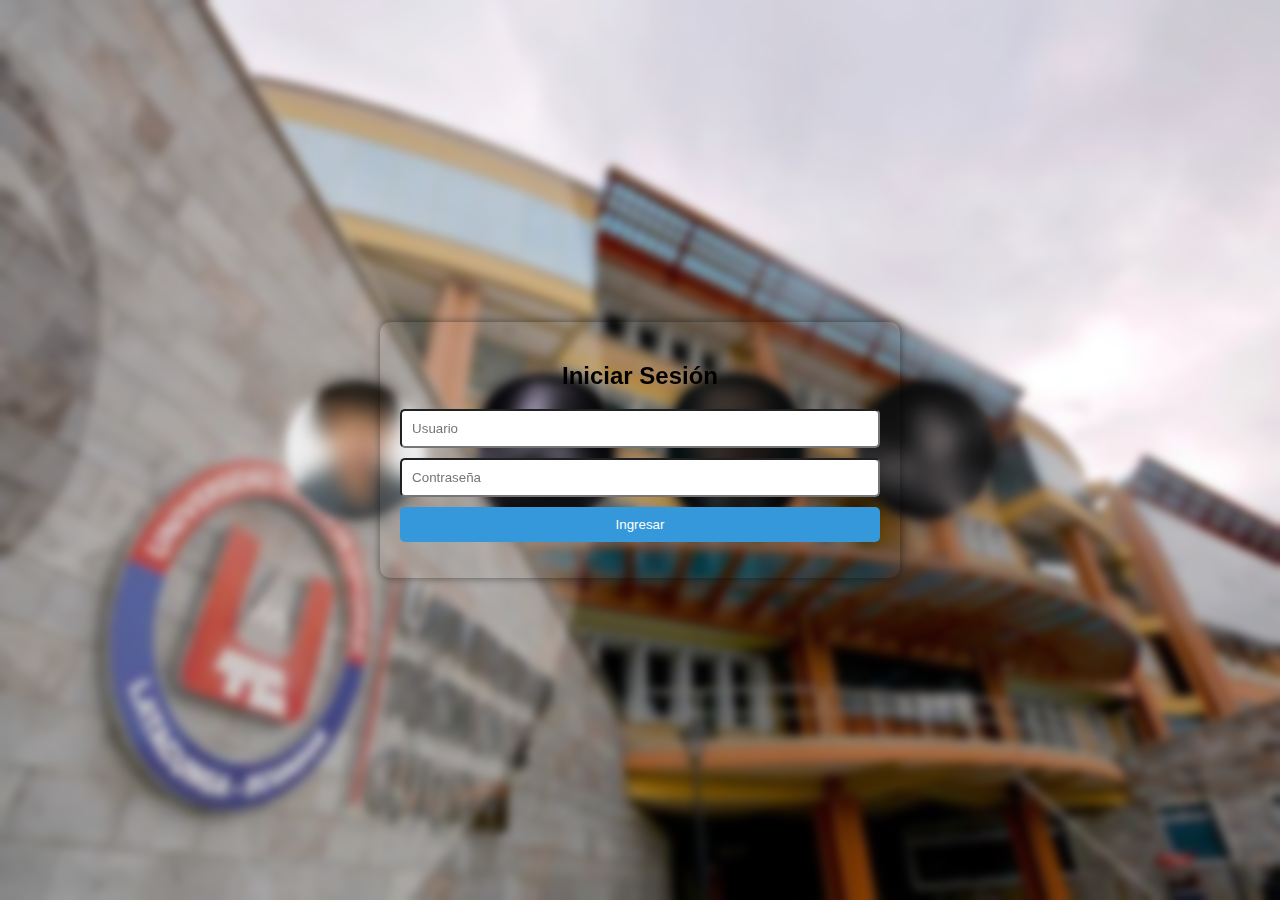
<file: index.html>
<!DOCTYPE html>
<html lang="es">
<head>
  <meta charset="UTF-8">
  <meta name="viewport" content="width=device-width, initial-scale=1.0">
  <title>Mi Menú</title>
  <style>
    body {
      margin: 0;
      font-family: Arial, sans-serif;
      background: url('logo.jpg') center/cover fixed;
      backdrop-filter: blur(5px);
      animation: changeBackground 15s linear infinite;
    }

    @keyframes changeBackground {
      0% {
        background-image: url('logo.jpg');
      }
      25% {
        background-image: url('10.jpg');
      }
      50% {
        background-image: url('11.jpg');
      }
      75% {
        background-image: url('12.jpg');
      }
      100% {
        background-image: url('13.jpg');
      }
    }

    .menu {
      display: flex;
      justify-content: center;
      align-items: center;
      height: 100vh;
    }

    .menu-button {
      display: inline-flex;
      align-items: center;
      justify-content: center;
      width: 150px;
      height: 150px;
      border-radius: 50%;
      margin: 0 20px;
      overflow: hidden;
      position: relative;
      cursor: pointer;
      filter: blur(5px);
      pointer-events: none; 
    }

    .menu-button img {
      width: 90%;
      height: auto;
      border-radius: 50%;
    }

    .menu-button::before {
      content: "";
      position: absolute;
      top: -5%;
      left: -5%;
      width: 110%;
      height: 110%;
      border: 5px solid transparent;
      border-radius: 50%;
      background: linear-gradient(45deg, blue, yellow, red, blue, yellow, red);
      animation: rotateColors 3s linear infinite;
      z-index: -1;
      opacity: 0;
      transition: opacity 0.3s;
    }

    .menu-button:hover::before {
      opacity: 1;
    }

    @keyframes rotateColors {
      0% {
        transform: rotate(0deg);
      }
      100% {
        transform: rotate(360deg);
      }
    }

    .menu-button:hover {
      background-color: transparent;
    }

    .login-container {
      position: fixed;
      top: 0;
      left: 0;
      width: 100%;
      height: 100%;
      display: flex;
      justify-content: center;
      align-items: center;
      backdrop-filter: blur(10px);
    }

    .login-box {
      text-align: center;
      padding: 20px;
      border-radius: 10px;
      box-shadow: 0 0 10px rgba(0, 0, 0, 0.5);
      animation: slideIn 0.5s ease-out;
    }

    @keyframes slideIn {
      0% {
        transform: translate(0%, 50%);
        opacity: 0;
      }
      100% {
        transform: translate(0%, 0%);
        opacity: 1;
      }
    }

    .login-box input {
      width: 100%;
      padding: 10px;
      margin-bottom: 10px;
      box-sizing: border-box;
      border-radius: 5px;
    }

    .login-box button {
      width: 100%;
      padding: 10px;
      background-color: #3498db;
      color: #fff;
      border: none;
      border-radius: 5px;
      cursor: pointer;
    }

    .error-message {
      color: red;
      margin-top: 10px;
    }
  </style>
</head>
<body>

<div class="menu">
  <a href="presentacion.html" class="menu-button"><img src="imagen1.png" alt="Imagen 1"></a>
  <a href="2.html" class="menu-button"><img src="2.jpg" alt="Imagen 2"></a>
  <a href="3.html" class="menu-button"><img src="3.jpg" alt="Imagen 3"></a>
  <a href="4.html" class="menu-button"><img src="4.jpg" alt="Imagen 4"></a>
</div>

<div class="login-container">
  <div class="login-box">
    <h2>Iniciar Sesión</h2>
    <input type="text" id="username" placeholder="Usuario">
    <input type="password" id="password" placeholder="Contraseña">
    <button onclick="login()">Ingresar</button>
    <p id="error-message" class="error-message"></p>
  </div>
</div>
<script>
  function login() {
    var username = document.getElementById('username').value;
    var password = document.getElementById('password').value;
    var errorMessage = document.getElementById('error-message');

    if (username === 'grupo' && password === '123456') {
      alert('Inicio de sesión exitoso');
      document.querySelector('.login-container').style.display = 'none';
      var buttons = document.querySelectorAll('.menu-button');
      buttons.forEach(function(button) {
        button.style.pointerEvents = 'auto';
        button.style.filter = 'none'; 
      });
    } else {
      errorMessage.textContent = 'Usuario o contraseña incorrectos';
      document.getElementById('username').value = '';
      document.getElementById('password').value = '';
    }
  }
</script>
</body>
</html>
</file>
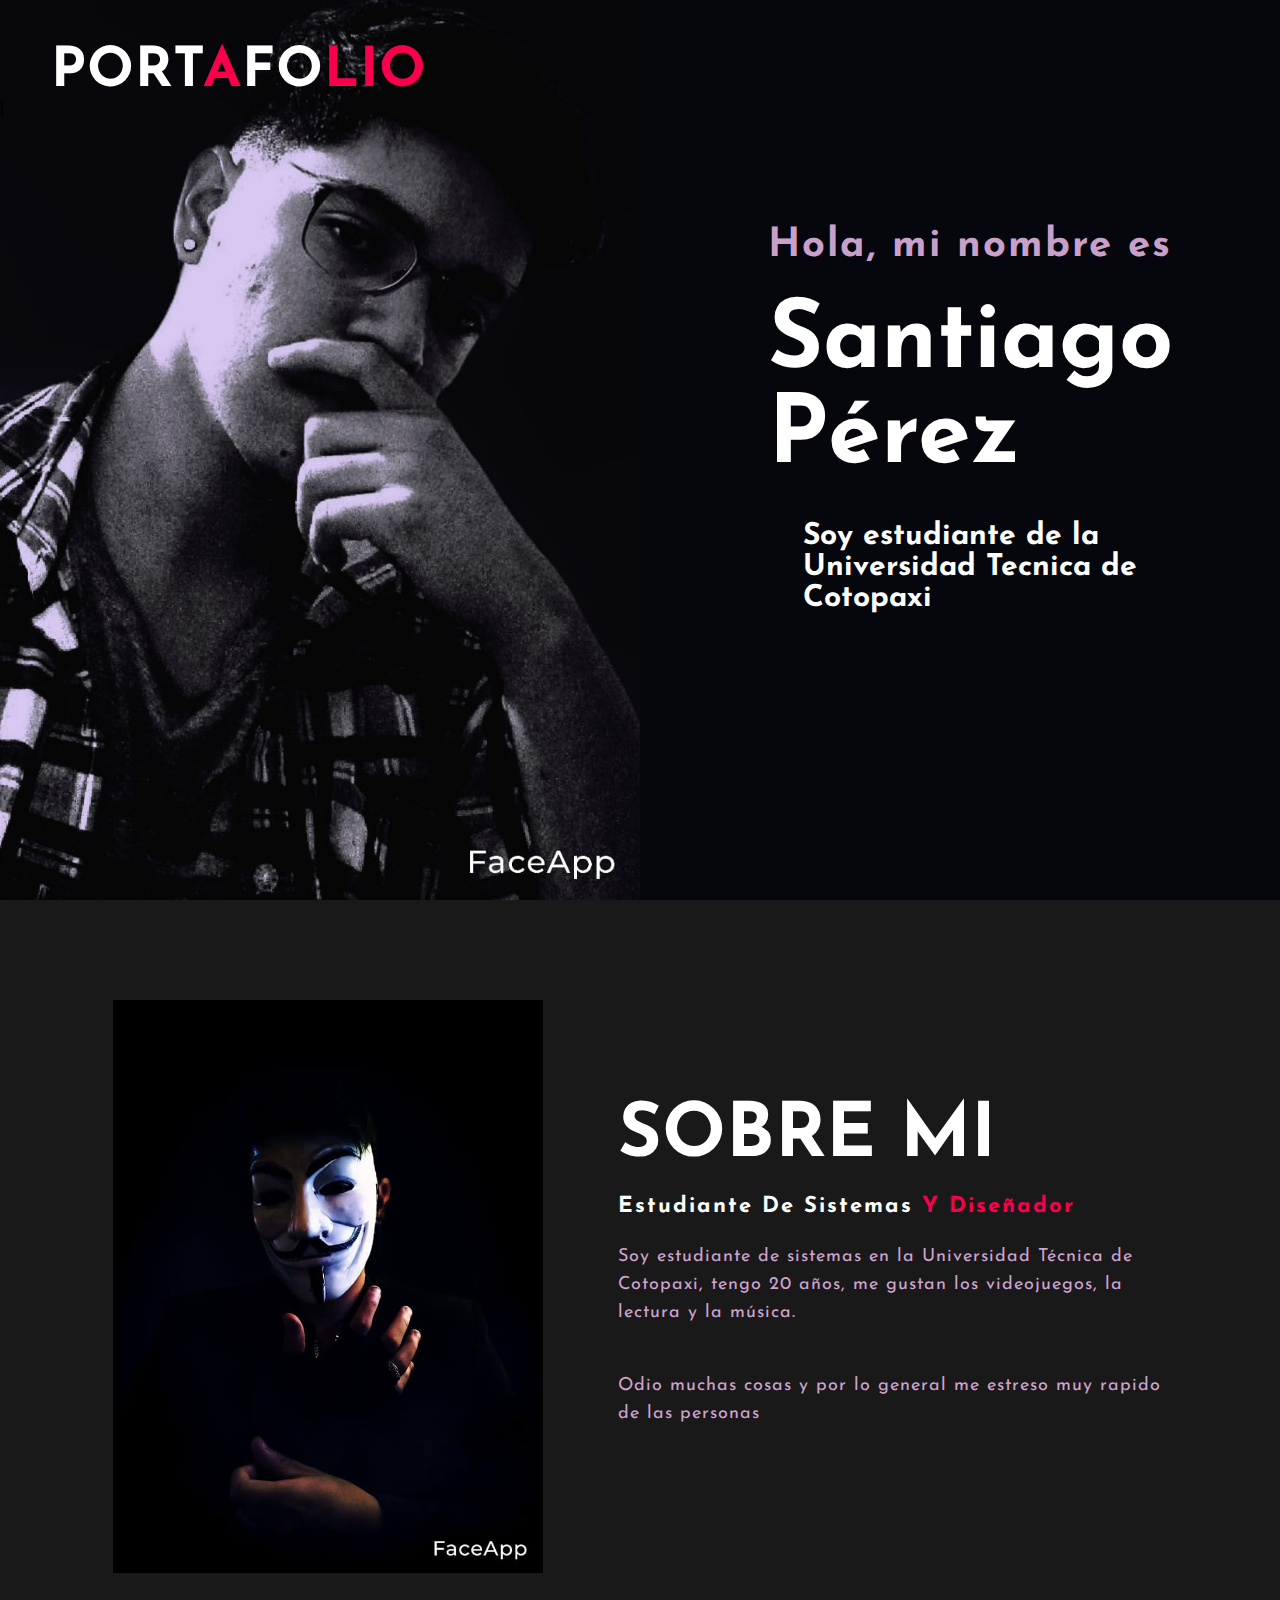
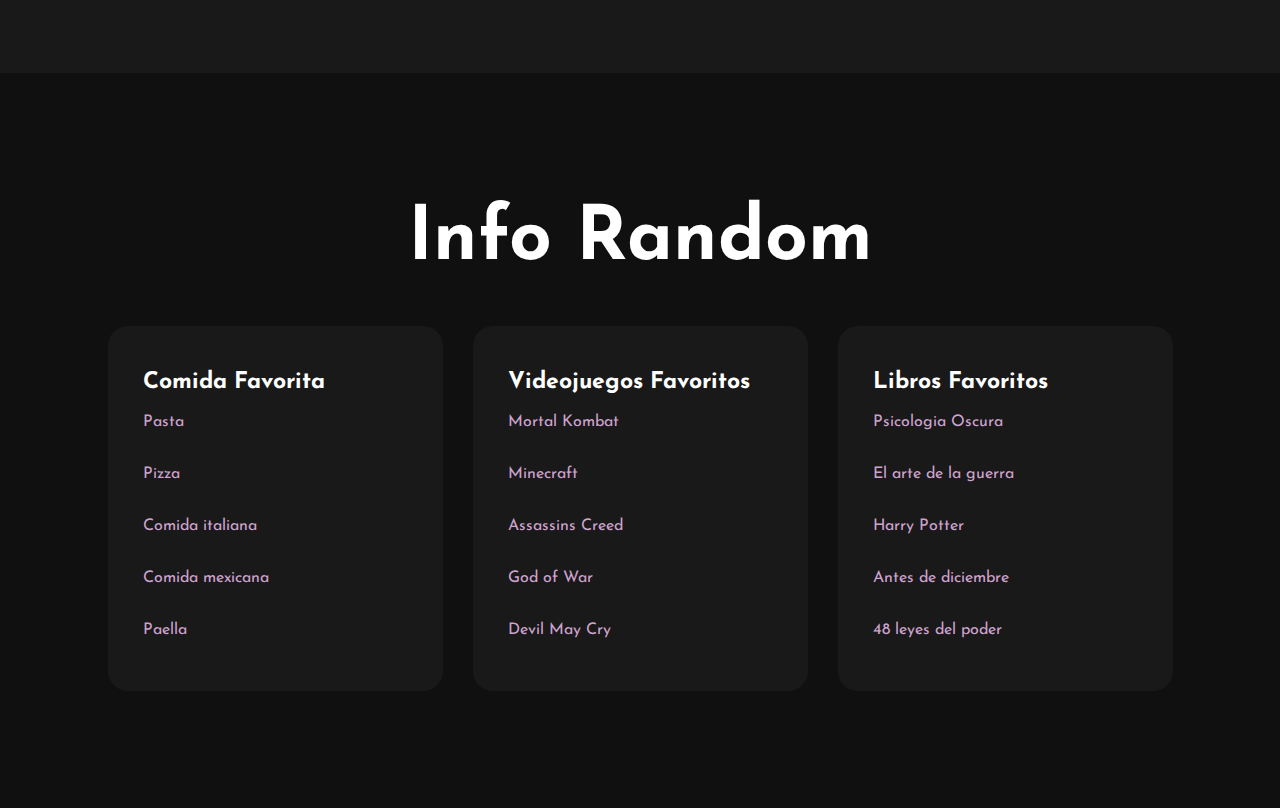
<file: 2.html>
<!DOCTYPE html>
<html lang="en">
<head>
    <meta charset="UTF-8">
    <meta name="viewport" content="width=device-width, initial-scale=1.0">
    <title>BLOG SANTIAGO PEREZ</title>
    <link rel="stylesheet" type="text/css" href="style.css">
    <link rel="preconnect" href="https://fonts.gstatic.com">
    <link href="https://fonts.googleapis.com/css2?family=Josefin+Sans:ital,wght@0,100;0,200;0,300;0,400;0,500;0,600;0,700;1,100;1,200;1,300;1,400;1,500;1,600;1,700&display=swap" rel="stylesheet">
</head>
<body>
    <div class="hero">
        <nav>
            <h2 class="logo">PORT<span>A</span>FO<span>LIO</span></h2>
        </nav>
    
        <div class="content">
            <h4>Hola, mi nombre es</h4>
            <h1>Santiago Pérez</h1>
            <h3>Soy estudiante de la Universidad Tecnica de Cotopaxi</h3>
        </div>
|   </div>
    
    <section class="about">
        <div class="main">
            <img src="7.jpg">
            <div class="about-text">
                <h2>SOBRE MI</h2>
                <h5>Estudiante de sistemas <span>y Diseñador</span></h5>
                <p>Soy estudiante de sistemas en la Universidad Técnica de Cotopaxi, tengo 20 años, me gustan los videojuegos, la lectura y la música.</p>
                <p>Odio muchas cosas y por lo general me estreso muy rapido de las personas</p>
            </div>
        </div>
    </section>

    <div class="service">
        <div class="title">
            <h2>Info Random</h2>
        </div>

        <div class="box">
            <div class="card">
                <i class="fa-solid fa-bowl-food"></i>
                <h5>Comida Favorita</h5>
                <div class="pra">
                    <p>Pasta</p>
                    <p>Pizza</p>
                    <p>Comida italiana</p>
                    <p>Comida mexicana</p>
                    <p>Paella</p>
                    <p style="text-align: center;"></p>
                </div>
            </div>

            <div class="card">
                <i class="far fa-user"></i>
                <h5>Videojuegos Favoritos</h5>
                <div class="pra">
                    <p>Mortal Kombat</p>
                    <p>Minecraft</p>
                    <p>Assassins Creed</p>
                    <p>God of War</p>
                    <p>Devil May Cry</p>
                    <p style="text-align: center;"></p>
                </div>
            </div>
            
            <div class="card">
                <i class="far fa-bell"></i>
                <h5>Libros Favoritos</h5>
                <div class="pra">
                    <p>Psicologia Oscura</p>
                    <p>El arte de la guerra</p>
                    <p>Harry Potter</p>
                    <p>Antes de diciembre</p>
                    <p>48 leyes del poder</p>
                    <p style="text-align: center;"></p>
                </div>
            </div>
        </div>
    </div>

    <div class="contact-me">

    </div>
</body>
</html>
</file>
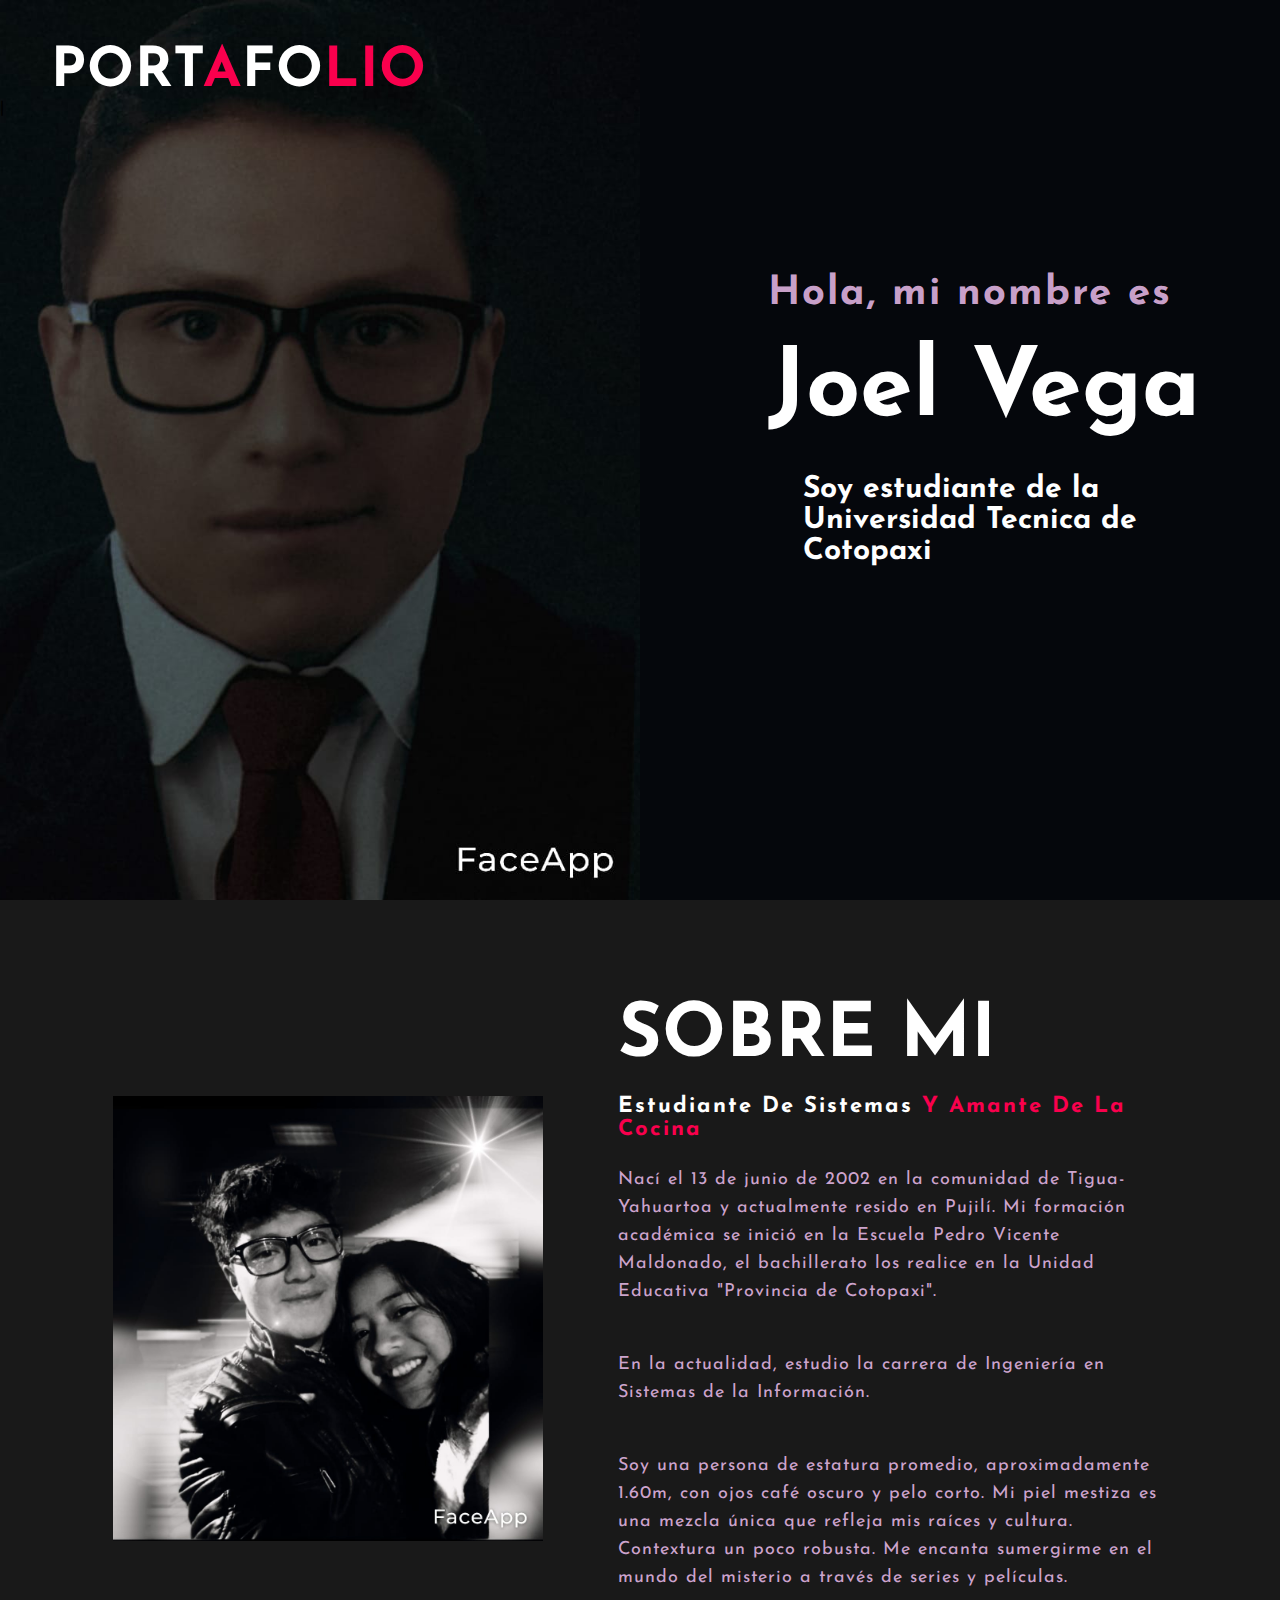
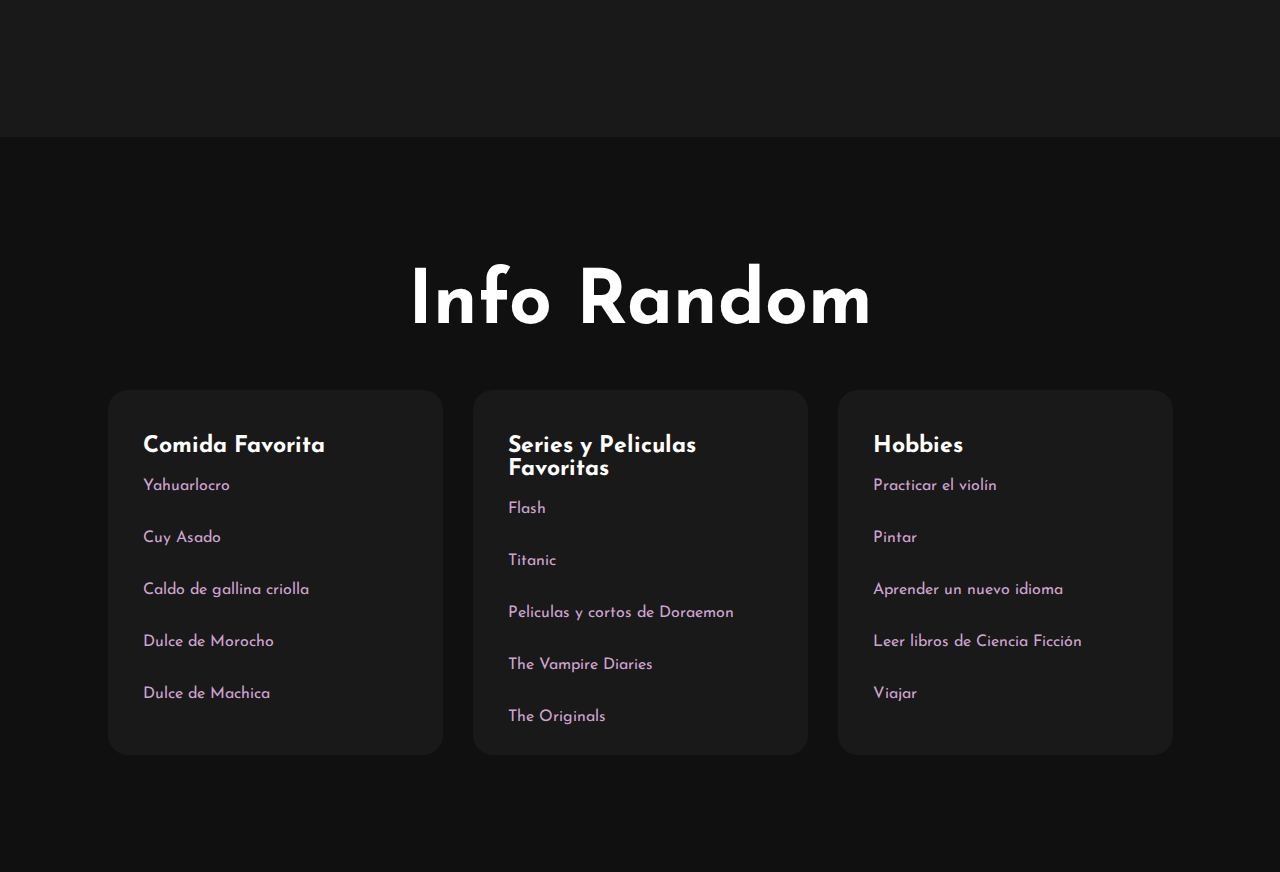
<file: 3.html>
<!DOCTYPE html>
<html lang="en">
<head>
    <meta charset="UTF-8">
    <meta name="viewport" content="width=device-width, initial-scale=1.0">
    <title>BLOG JOEL VEGA</title>
    <link rel="stylesheet" type="text/css" href="style1.css">
    <link rel="preconnect" href="https://fonts.gstatic.com">
    <link href="https://fonts.googleapis.com/css2?family=Josefin+Sans:ital,wght@0,100;0,200;0,300;0,400;0,500;0,600;0,700;1,100;1,200;1,300;1,400;1,500;1,600;1,700&display=swap" rel="stylesheet">
</head>
<body>
    <div class="hero">
        <nav>
            <h2 class="logo">PORT<span>A</span>FO<span>LIO</span></h2>
        </nav>
    
        <div class="content">
            <h4>Hola, mi nombre es</h4>
            <h1>Joel Vega</h1>
            <h3>Soy estudiante de la Universidad Tecnica de Cotopaxi</h3>
        </div>
|   </div>
    
    <section class="about">
        <div class="main">
            <img src="5.jpg">
            <div class="about-text">
                <h2>SOBRE MI</h2>
                <h5>Estudiante de sistemas <span>y Amante de la Cocina</span></h5>
                <p>Nací el 13 de junio de 2002 en la comunidad de Tigua-Yahuartoa y actualmente resido en Pujilí. Mi formación académica se inició en la Escuela Pedro Vicente Maldonado, el bachillerato los realice en la Unidad Educativa "Provincia de Cotopaxi".</p>
                <p>En la actualidad, estudio la carrera de Ingeniería en Sistemas de la Información.</p>
                <p>Soy una persona de estatura promedio, aproximadamente 1.60m, con ojos café oscuro y pelo corto. Mi piel mestiza es una mezcla única que refleja mis raíces y cultura. Contextura un poco robusta. Me encanta sumergirme en el mundo del misterio a través de series y películas.</p>
            </div>


        </div>
    </section>

    <div class="service">
        <div class="title">
            <h2>Info Random</h2>
        </div>

        <div class="box">
            <div class="card">
                <i class="fa-solid fa-bowl-food"></i>
                <h5>Comida Favorita</h5>
                <div class="pra">
                    <p>Yahuarlocro</p>
                    <p>Cuy Asado</p>
                    <p>Caldo de gallina criolla</p>
                    <p>Dulce de Morocho</p>
                    <p>Dulce de Machica</p>
                    <p style="text-align: center;"></p>
                </div>
            </div>

            <div class="card">
                <i class="far fa-user"></i>
                <h5>Series y Peliculas Favoritas</h5>
                <div class="pra">
                    <p>Flash</p>
                    <p>Titanic</p>
                    <p>Peliculas y cortos de Doraemon</p>
                    <p>The Vampire Diaries</p>
                    <p>The Originals</p>
                    <p style="text-align: center;"></p>
                </div>
            </div>
            
            <div class="card">
                <i class="far fa-bell"></i>
                <h5>Hobbies</h5>
                <div class="pra">
                    <p>Practicar el violín</p>
                    <p>Pintar</p>
                    <p>Aprender un nuevo idioma</p>
                    <p>Leer libros de Ciencia Ficción</p>
                    <p>Viajar</p>
                    <p style="text-align: center;"></p>
                </div>
            </div>
        </div>
    </div>

    <div class="contact-me">

    </div>
</body>
</html>
</file>
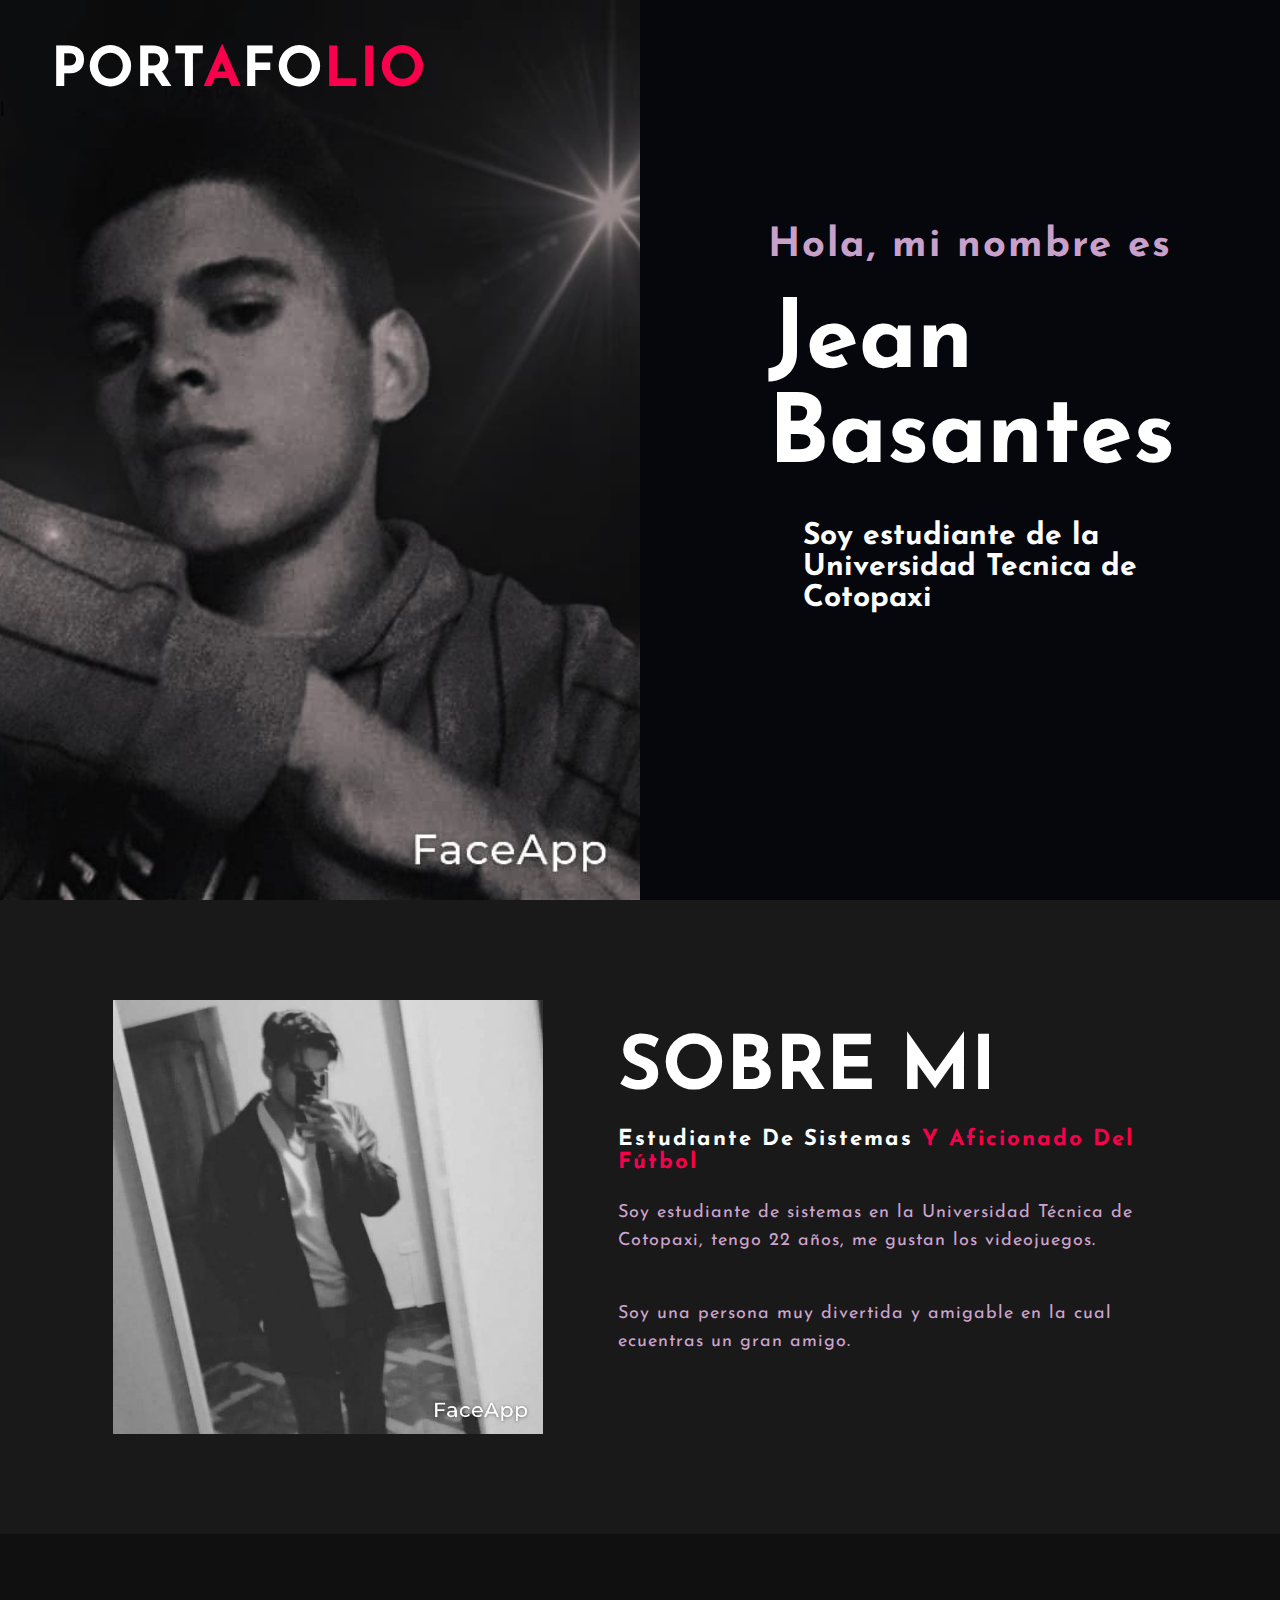
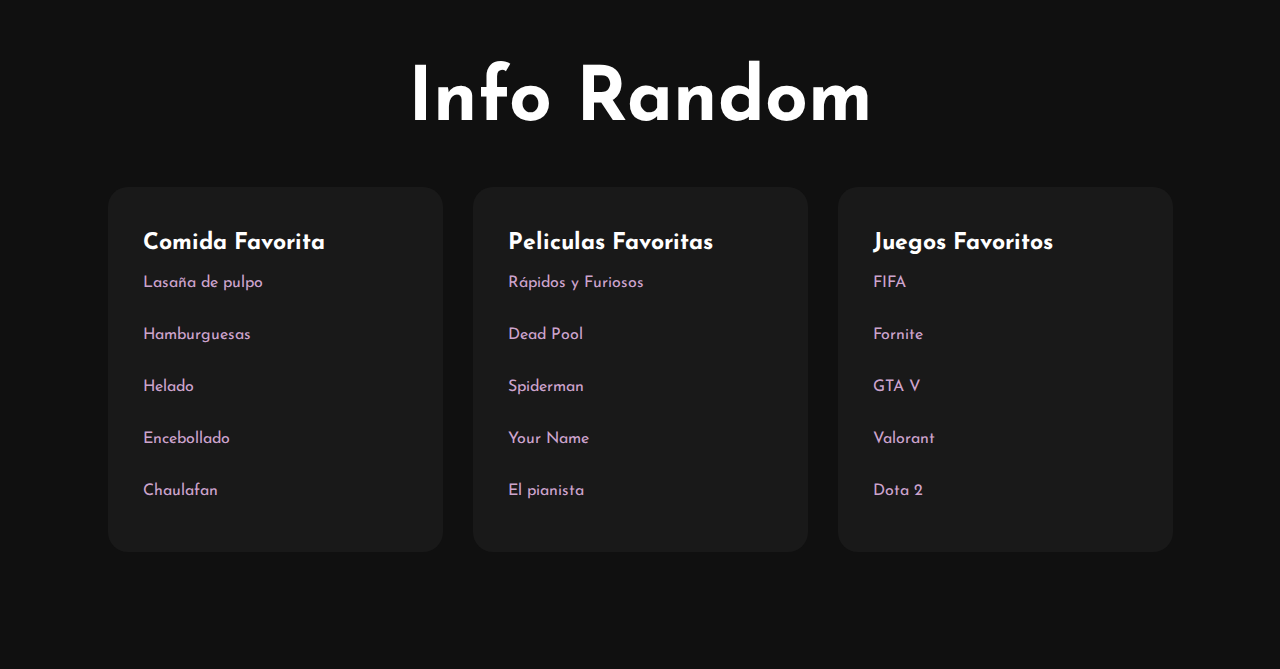
<file: 4.html>
<!DOCTYPE html>
<html lang="en">
<head>
    <meta charset="UTF-8">
    <meta name="viewport" content="width=device-width, initial-scale=1.0">
    <title>BLOG SANTIAGO PEREZ</title>
    <link rel="stylesheet" type="text/css" href="style2.css">
    <link rel="preconnect" href="https://fonts.gstatic.com">
    <link href="https://fonts.googleapis.com/css2?family=Josefin+Sans:ital,wght@0,100;0,200;0,300;0,400;0,500;0,600;0,700;1,100;1,200;1,300;1,400;1,500;1,600;1,700&display=swap" rel="stylesheet">
</head>
<body>
    <div class="hero">
        <nav>
            <h2 class="logo">PORT<span>A</span>FO<span>LIO</span></h2>
        </nav>
    
        <div class="content">
            <h4>Hola, mi nombre es</h4>
            <h1>Jean Basantes</h1>
            <h3>Soy estudiante de la Universidad Tecnica de Cotopaxi</h3>
        </div>
|   </div>
    
    <section class="about">
        <div class="main">
            <img src="8.jpg">
            <div class="about-text">
                <h2>SOBRE MI</h2>
                <h5>Estudiante de sistemas <span>y Aficionado del Fútbol</span></h5>
                <p>Soy estudiante de sistemas en la Universidad Técnica de Cotopaxi, tengo 22 años, me gustan los videojuegos.</p>
                <p>Soy una persona muy divertida y amigable en la cual ecuentras un gran amigo.</p>
            </div>
        </div>
    </section>

    <div class="service">
        <div class="title">
            <h2>Info Random</h2>
        </div>

        <div class="box">
            <div class="card">
                <i class="fa-solid fa-bowl-food"></i>
                <h5>Comida Favorita</h5>
                <div class="pra">
                    <p>Lasaña de pulpo</p>
                    <p>Hamburguesas</p>
                    <p>Helado</p>
                    <p>Encebollado</p>
                    <p>Chaulafan</p>
                    <p style="text-align: center;"></p>
                </div>
            </div>

            <div class="card">
                <i class="far fa-user"></i>
                <h5>Peliculas Favoritas</h5>
                <div class="pra">
                    <p>Rápidos y Furiosos</p>
                    <p>Dead Pool</p>
                    <p>Spiderman</p>
                    <p>Your Name</p>
                    <p>El pianista</p>
                    <p style="text-align: center;"></p>
                </div>
            </div>
            
            <div class="card">
                <i class="far fa-bell"></i>
                <h5>Juegos Favoritos</h5>
                <div class="pra">
                    <p>FIFA</p>
                    <p>Fornite</p>
                    <p>GTA V</p>
                    <p>Valorant</p>
                    <p>Dota 2</p>
                    <p style="text-align: center;"></p>
                </div>
            </div>
        </div>
    </div>

    <div class="contact-me">

    </div>
</body>
</html>
</file>
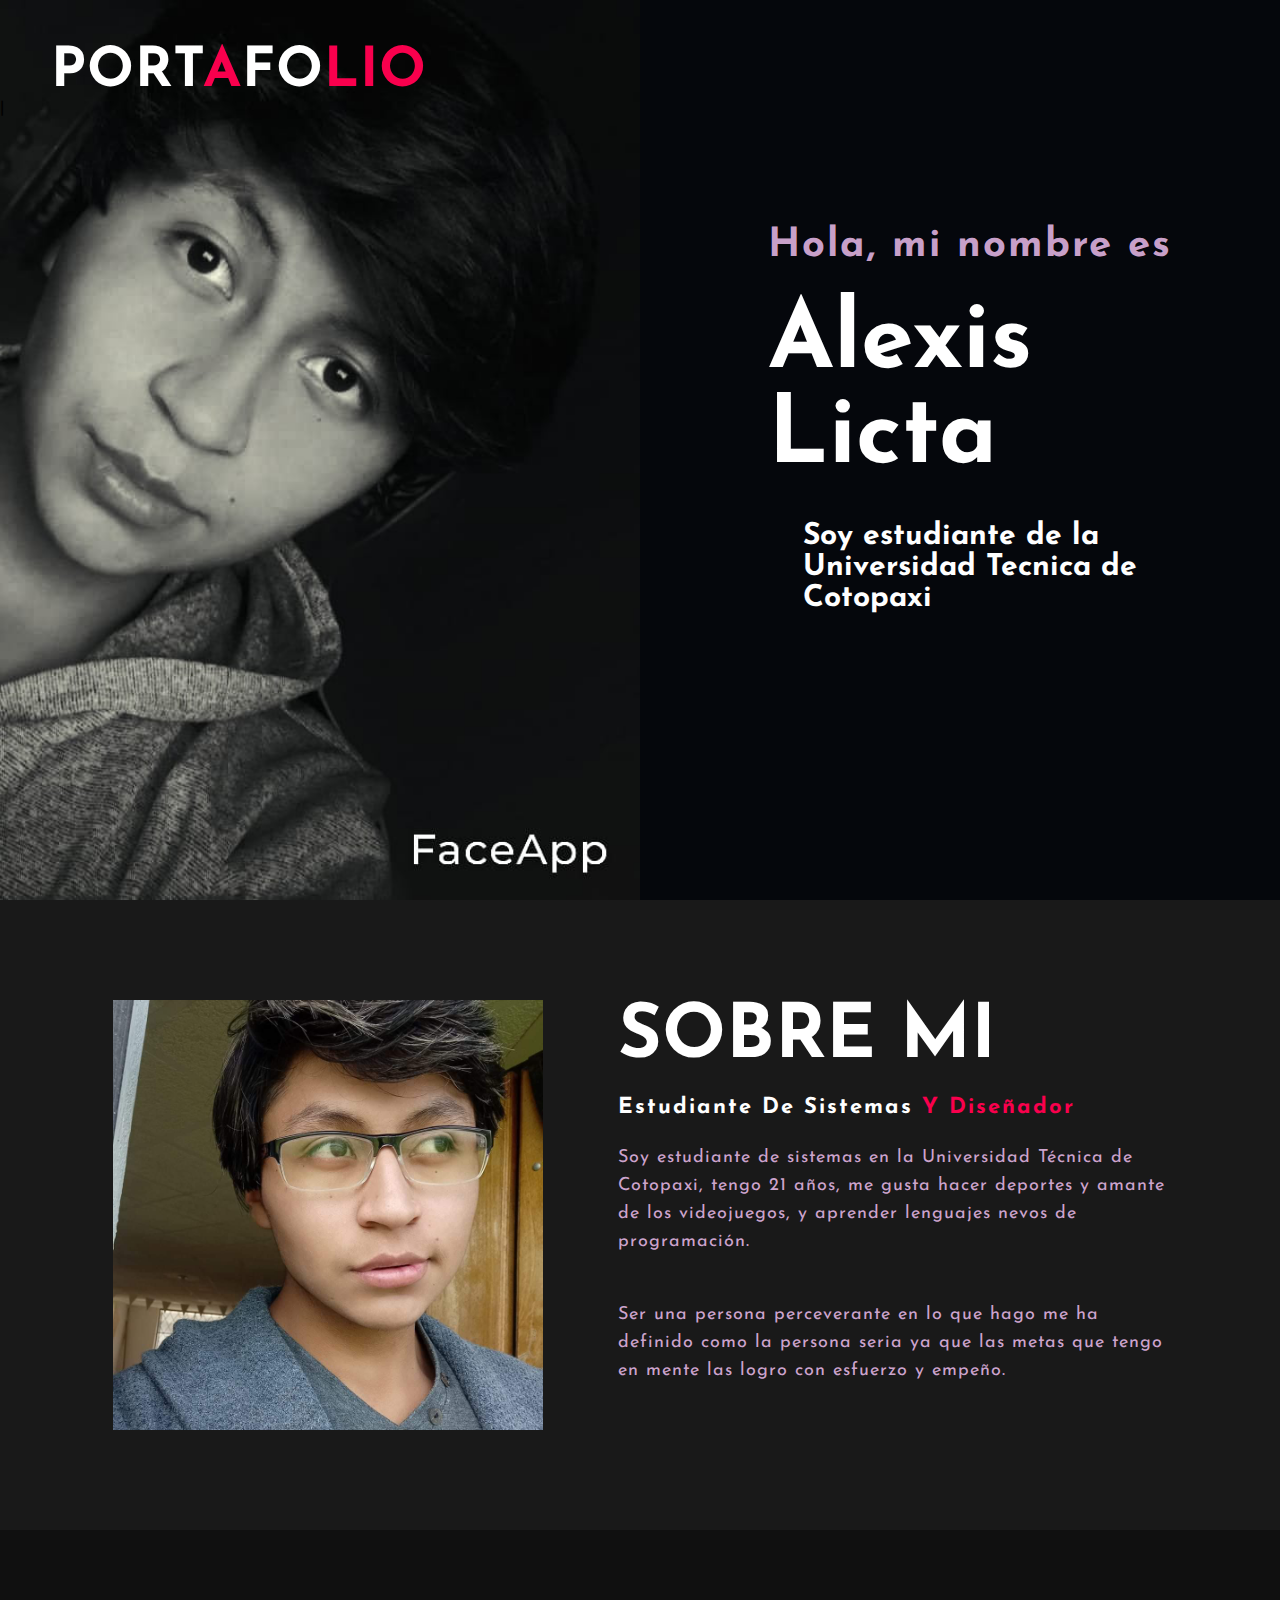
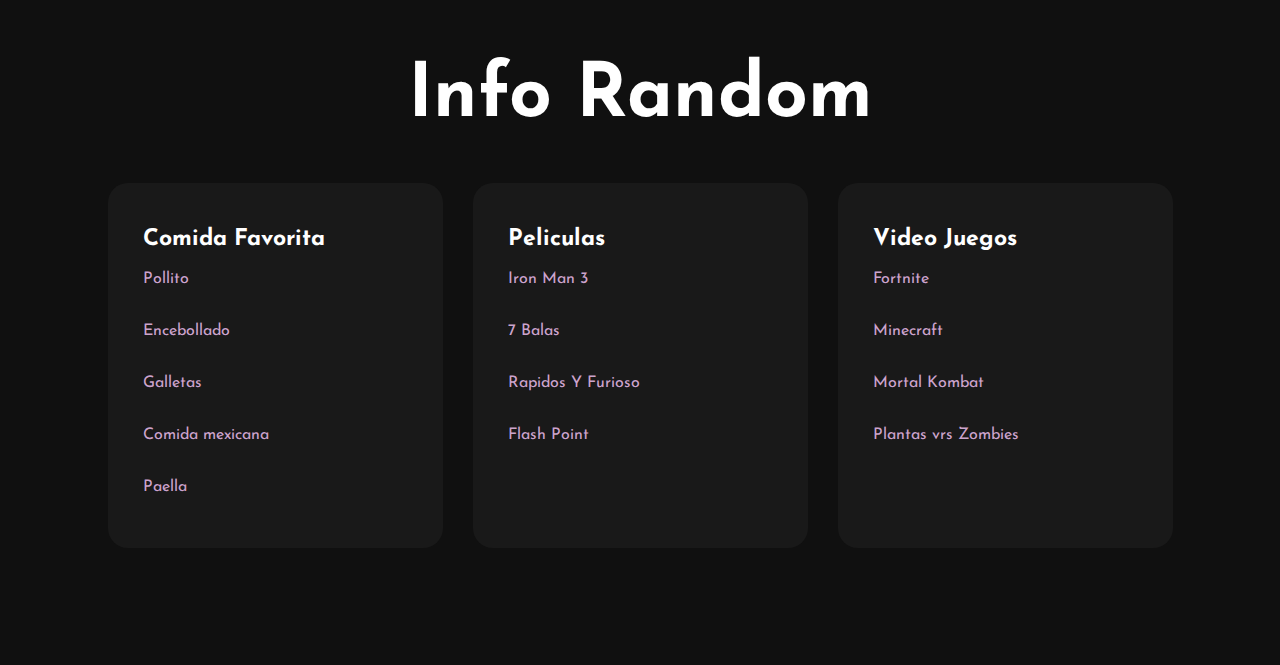
<file: presentacion.html>
<!DOCTYPE html>
<html lang="en">
<head>
    <meta charset="UTF-8">
    <meta name="viewport" content="width=device-width, initial-scale=1.0">
    <title>BLOG JOHN LICTA</title>
    <link rel="stylesheet" type="text/css" href="style3.css">
    <link rel="preconnect" href="https://fonts.gstatic.com">
    <link href="https://fonts.googleapis.com/css2?family=Josefin+Sans:ital,wght@0,100;0,200;0,300;0,400;0,500;0,600;0,700;1,100;1,200;1,300;1,400;1,500;1,600;1,700&display=swap" rel="stylesheet">
</head>
<body>
    <div class="hero">
        <nav>
            <h2 class="logo">PORT<span>A</span>FO<span>LIO</span></h2>
        </nav>
    
        <div class="content">
            <h4>Hola, mi nombre es</h4>
            <h1>Alexis Licta</h1>
            <h3>Soy estudiante de la Universidad Tecnica de Cotopaxi</h3>
        </div>
|   </div>
    
    <section class="about">
        <div class="main">
            <img src="9.jpg">
            <div class="about-text">
                <h2>SOBRE MI</h2>
                <h5>Estudiante de sistemas <span>y Diseñador</span></h5>
                <p>Soy estudiante de sistemas en la Universidad Técnica de Cotopaxi, tengo 21 años, me gusta hacer deportes y amante de los videojuegos, y aprender lenguajes nevos de programación.</p>
                <p>Ser una persona perceverante en lo que hago me ha definido como la persona seria ya que las metas que tengo en mente las logro con esfuerzo y empeño.</p>
            </div>
        </div>
    </section>

    <div class="service">
        <div class="title">
            <h2>Info Random</h2>
        </div>

        <div class="box">
            <div class="card">
                <i class="fa-solid fa-bowl-food"></i>
                <h5>Comida Favorita</h5>
                <div class="pra">
                    <p>Pollito</p>
                    <p>Encebollado</p>
                    <p>Galletas</p>
                    <p>Comida mexicana</p>
                    <p>Paella</p>
                    <p style="text-align: center;"></p>
                </div>
            </div>

            <div class="card">
                <i class="far fa-user"></i>
                <h5>Peliculas</h5>
                <div class="pra">
                    <p>Iron Man 3</p>
                    <p>7 Balas</p>
                    <p>Rapidos Y Furioso</p>
                    <p>Flash Point</p>
                    <p style="text-align: center;"></p>
                </div>
            </div>

            <div class="card">
                <i class="far fa-user"></i>
                <h5>Video Juegos</h5>
                <div class="pra">
                    <p>Fortnite</p>
                    <p>Minecraft</p>
                    <p>Mortal Kombat</p>
                    <p>Plantas vrs Zombies</p>
                    <p style="text-align: center;"></p>
                </div>
            </div>
            
            
        </div>
    </div>

    <div class="contact-me">

    </div>
</body>
</html>
</file>
<file: style.css>
*{
    padding: 0;
    margin: 0;
    font-family: 'Josefin Sans', sans-serif;
    box-sizing: border-box;
 }
body{
    background-color: rgba(0, 2, 7, 0.98);
}
 .hero{
    height: 100vh;
    width: 50%;
    background-image: url(2.jpg);
    background-repeat: no-repeat;
    background-size:cover;
    background-position: right;
 }
 nav{
    display: flex;
    align-items: center;
    justify-content: space-between;
    padding-top: 45px;
    padding-left: 8%;
    padding-right: 8%;
 }
 .logo{
    color: white;
    font-size: 55px;
    letter-spacing: 1px;
    cursor: pointer;
 }
 span{
    color: #f9004d;
 }
 .content{
    position: absolute;
    top: 50%;
    left: 60%;
    transform: translateY(-50%)
 }
 h1{
    color: white;
    margin: 30px 0px 30px;
    font-size: 95px;
 }
 h3{
    color: white;
    margin: 35px;
    margin-bottom: 60px;
    font-size: 30px;
 }
 h4{
    color: #fcfc;
    letter-spacing: 2px;
    font-size: 40px;
 }
 .about{
    width: 100%;
    padding: 100px 0px;
    background-color: #191919;
 }
 .about img{
    height: auto;
    width: 430px;
 }
 .about-text{
    width: 550px;
 }
 .main{
    width: 1130px;
    max-width: 95%;
    margin: 0 auto;
    display: flex;
    align-items: center;
    justify-content: space-around;
 }
 .about-text h2{
    color: white;
    font-size: 75px;
    text-transform: capitalize;
    margin-bottom: 20px;
 }
 .about-text h5{
    color: white;
    letter-spacing: 2px;
    font-size: 22px;
    margin-bottom: 25px;
    text-transform: capitalize;
 }
 .about-text p{
    color:#fcfc;
    letter-spacing: 1px;
    line-height: 28px;
    font-size: 18px;
    margin-bottom: 45px;
 }
 .service{
    background: #101010;
    width: 100%;
    padding: 100px 0px;
 }
 .title h2{
    color: white;
    font-size: 75px;
    width: 1130px;
    margin: 30px auto;
    text-align: center;
 }
 .box{
    display: flex;
    justify-content: center;
    align-items: center;
    min-height: 400px;
 }
 .card{
    height: 365px;
    width: 335px;
    padding: 20px 35px;
    background: #191919;
    border-radius: 20px;
    margin: 15px;
    position: relative;
    overflow: hidden;
 }
.card i{
    font-size: 50px;
    display: block;
    text-align: center;
    margin: 25px 0px;
    color: #f9004d;
}
h5{
    color: white;
    font-size: 23px;
    margin-bottom: 15px;
}
.pra p{
    color: #fcfc;
    font-size: 16px;
    line-height: 27px;
    margin-bottom: 25px;
}
</file>
<file: style1.css>
*{
    padding: 0;
    margin: 0;
    font-family: 'Josefin Sans', sans-serif;
    box-sizing: border-box;
 }
body{
    background-color: rgba(0, 2, 7, 0.98);
}
 .hero{
    height: 100vh;
    width: 50%;
    background-image: url(3.jpg);
    background-repeat: no-repeat;
    background-size:cover;
    background-position: right;
 }
 nav{
    display: flex;
    align-items: center;
    justify-content: space-between;
    padding-top: 45px;
    padding-left: 8%;
    padding-right: 8%;
 }
 .logo{
    color: white;
    font-size: 55px;
    letter-spacing: 1px;
    cursor: pointer;
 }
 span{
    color: #f9004d;
 }
 .content{
    position: absolute;
    top: 50%;
    left: 60%;
    transform: translateY(-50%)
 }
 h1{
    color: white;
    margin: 30px 0px 30px;
    font-size: 95px;
 }
 h3{
    color: white;
    margin: 35px;
    margin-bottom: 60px;
    font-size: 30px;
 }
 h4{
    color: #fcfc;
    letter-spacing: 2px;
    font-size: 40px;
 }
 .about{
    width: 100%;
    padding: 100px 0px;
    background-color: #191919;
 }
 .about img{
    height: auto;
    width: 430px;
 }
 .about-text{
    width: 550px;
 }
 .main{
    width: 1130px;
    max-width: 95%;
    margin: 0 auto;
    display: flex;
    align-items: center;
    justify-content: space-around;
 }
 .about-text h2{
    color: white;
    font-size: 75px;
    text-transform: capitalize;
    margin-bottom: 20px;
 }
 .about-text h5{
    color: white;
    letter-spacing: 2px;
    font-size: 22px;
    margin-bottom: 25px;
    text-transform: capitalize;
 }
 .about-text p{
    color:#fcfc;
    letter-spacing: 1px;
    line-height: 28px;
    font-size: 18px;
    margin-bottom: 45px;
 }
 .service{
    background: #101010;
    width: 100%;
    padding: 100px 0px;
 }
 .title h2{
    color: white;
    font-size: 75px;
    width: 1130px;
    margin: 30px auto;
    text-align: center;
 }
 .box{
    display: flex;
    justify-content: center;
    align-items: center;
    min-height: 400px;
 }
 .card{
    height: 365px;
    width: 335px;
    padding: 20px 35px;
    background: #191919;
    border-radius: 20px;
    margin: 15px;
    position: relative;
    overflow: hidden;
 }
.card i{
    font-size: 50px;
    display: block;
    text-align: center;
    margin: 25px 0px;
    color: #f9004d;
}
h5{
    color: white;
    font-size: 23px;
    margin-bottom: 15px;
}
.pra p{
    color: #fcfc;
    font-size: 16px;
    line-height: 27px;
    margin-bottom: 25px;
}
</file>
<file: style2.css>
*{
    padding: 0;
    margin: 0;
    font-family: 'Josefin Sans', sans-serif;
    box-sizing: border-box;
 }
body{
    background-color: rgba(0, 2, 7, 0.98);
}
 .hero{
    height: 100vh;
    width: 50%;
    background-image: url(4.jpg);
    background-repeat: no-repeat;
    background-size:cover;
    background-position: right;
 }
 nav{
    display: flex;
    align-items: center;
    justify-content: space-between;
    padding-top: 45px;
    padding-left: 8%;
    padding-right: 8%;
 }
 .logo{
    color: white;
    font-size: 55px;
    letter-spacing: 1px;
    cursor: pointer;
 }
 span{
    color: #f9004d;
 }
 .content{
    position: absolute;
    top: 50%;
    left: 60%;
    transform: translateY(-50%)
 }
 h1{
    color: white;
    margin: 30px 0px 30px;
    font-size: 95px;
 }
 h3{
    color: white;
    margin: 35px;
    margin-bottom: 60px;
    font-size: 30px;
 }
 h4{
    color: #fcfc;
    letter-spacing: 2px;
    font-size: 40px;
 }
 .about{
    width: 100%;
    padding: 100px 0px;
    background-color: #191919;
 }
 .about img{
    height: auto;
    width: 430px;
 }
 .about-text{
    width: 550px;
 }
 .main{
    width: 1130px;
    max-width: 95%;
    margin: 0 auto;
    display: flex;
    align-items: center;
    justify-content: space-around;
 }
 .about-text h2{
    color: white;
    font-size: 75px;
    text-transform: capitalize;
    margin-bottom: 20px;
 }
 .about-text h5{
    color: white;
    letter-spacing: 2px;
    font-size: 22px;
    margin-bottom: 25px;
    text-transform: capitalize;
 }
 .about-text p{
    color:#fcfc;
    letter-spacing: 1px;
    line-height: 28px;
    font-size: 18px;
    margin-bottom: 45px;
 }
 .service{
    background: #101010;
    width: 100%;
    padding: 100px 0px;
 }
 .title h2{
    color: white;
    font-size: 75px;
    width: 1130px;
    margin: 30px auto;
    text-align: center;
 }
 .box{
    display: flex;
    justify-content: center;
    align-items: center;
    min-height: 400px;
 }
 .card{
    height: 365px;
    width: 335px;
    padding: 20px 35px;
    background: #191919;
    border-radius: 20px;
    margin: 15px;
    position: relative;
    overflow: hidden;
 }
.card i{
    font-size: 50px;
    display: block;
    text-align: center;
    margin: 25px 0px;
    color: #f9004d;
}
h5{
    color: white;
    font-size: 23px;
    margin-bottom: 15px;
}
.pra p{
    color: #fcfc;
    font-size: 16px;
    line-height: 27px;
    margin-bottom: 25px;
}
</file>
<file: style3.css>
*{
    padding: 0;
    margin: 0;
    font-family: 'Josefin Sans', sans-serif;
    box-sizing: border-box;
 }
body{
    background-color: rgba(0, 2, 7, 0.98);
}
 .hero{
    height: 100vh;
    width: 50%;
    background-image: url(1.jpg);
    background-repeat: no-repeat;
    background-size:cover;
    background-position: right;
 }
 nav{
    display: flex;
    align-items: center;
    justify-content: space-between;
    padding-top: 45px;
    padding-left: 8%;
    padding-right: 8%;
 }
 .logo{
    color: white;
    font-size: 55px;
    letter-spacing: 1px;
    cursor: pointer;
 }
 span{
    color: #f9004d;
 }
 .content{
    position: absolute;
    top: 50%;
    left: 60%;
    transform: translateY(-50%)
 }
 h1{
    color: white;
    margin: 30px 0px 30px;
    font-size: 95px;
 }
 h3{
    color: white;
    margin: 35px;
    margin-bottom: 60px;
    font-size: 30px;
 }
 h4{
    color: #fcfc;
    letter-spacing: 2px;
    font-size: 40px;
 }
 .about{
    width: 100%;
    padding: 100px 0px;
    background-color: #191919;
 }
 .about img{
    height: auto;
    width: 430px;
 }
 .about-text{
    width: 550px;
 }
 .main{
    width: 1130px;
    max-width: 95%;
    margin: 0 auto;
    display: flex;
    align-items: center;
    justify-content: space-around;
 }
 .about-text h2{
    color: white;
    font-size: 75px;
    text-transform: capitalize;
    margin-bottom: 20px;
 }
 .about-text h5{
    color: white;
    letter-spacing: 2px;
    font-size: 22px;
    margin-bottom: 25px;
    text-transform: capitalize;
 }
 .about-text p{
    color:#fcfc;
    letter-spacing: 1px;
    line-height: 28px;
    font-size: 18px;
    margin-bottom: 45px;
 }
 .service{
    background: #101010;
    width: 100%;
    padding: 100px 0px;
 }
 .title h2{
    color: white;
    font-size: 75px;
    width: 1130px;
    margin: 30px auto;
    text-align: center;
 }
 .box{
    display: flex;
    justify-content: center;
    align-items: center;
    min-height: 400px;
 }
 .card{
    height: 365px;
    width: 335px;
    padding: 20px 35px;
    background: #191919;
    border-radius: 20px;
    margin: 15px;
    position: relative;
    overflow: hidden;
 }
.card i{
    font-size: 50px;
    display: block;
    text-align: center;
    margin: 25px 0px;
    color: #f9004d;
}
h5{
    color: white;
    font-size: 23px;
    margin-bottom: 15px;
}
.pra p{
    color: #fcfc;
    font-size: 16px;
    line-height: 27px;
    margin-bottom: 25px;
}
</file>
